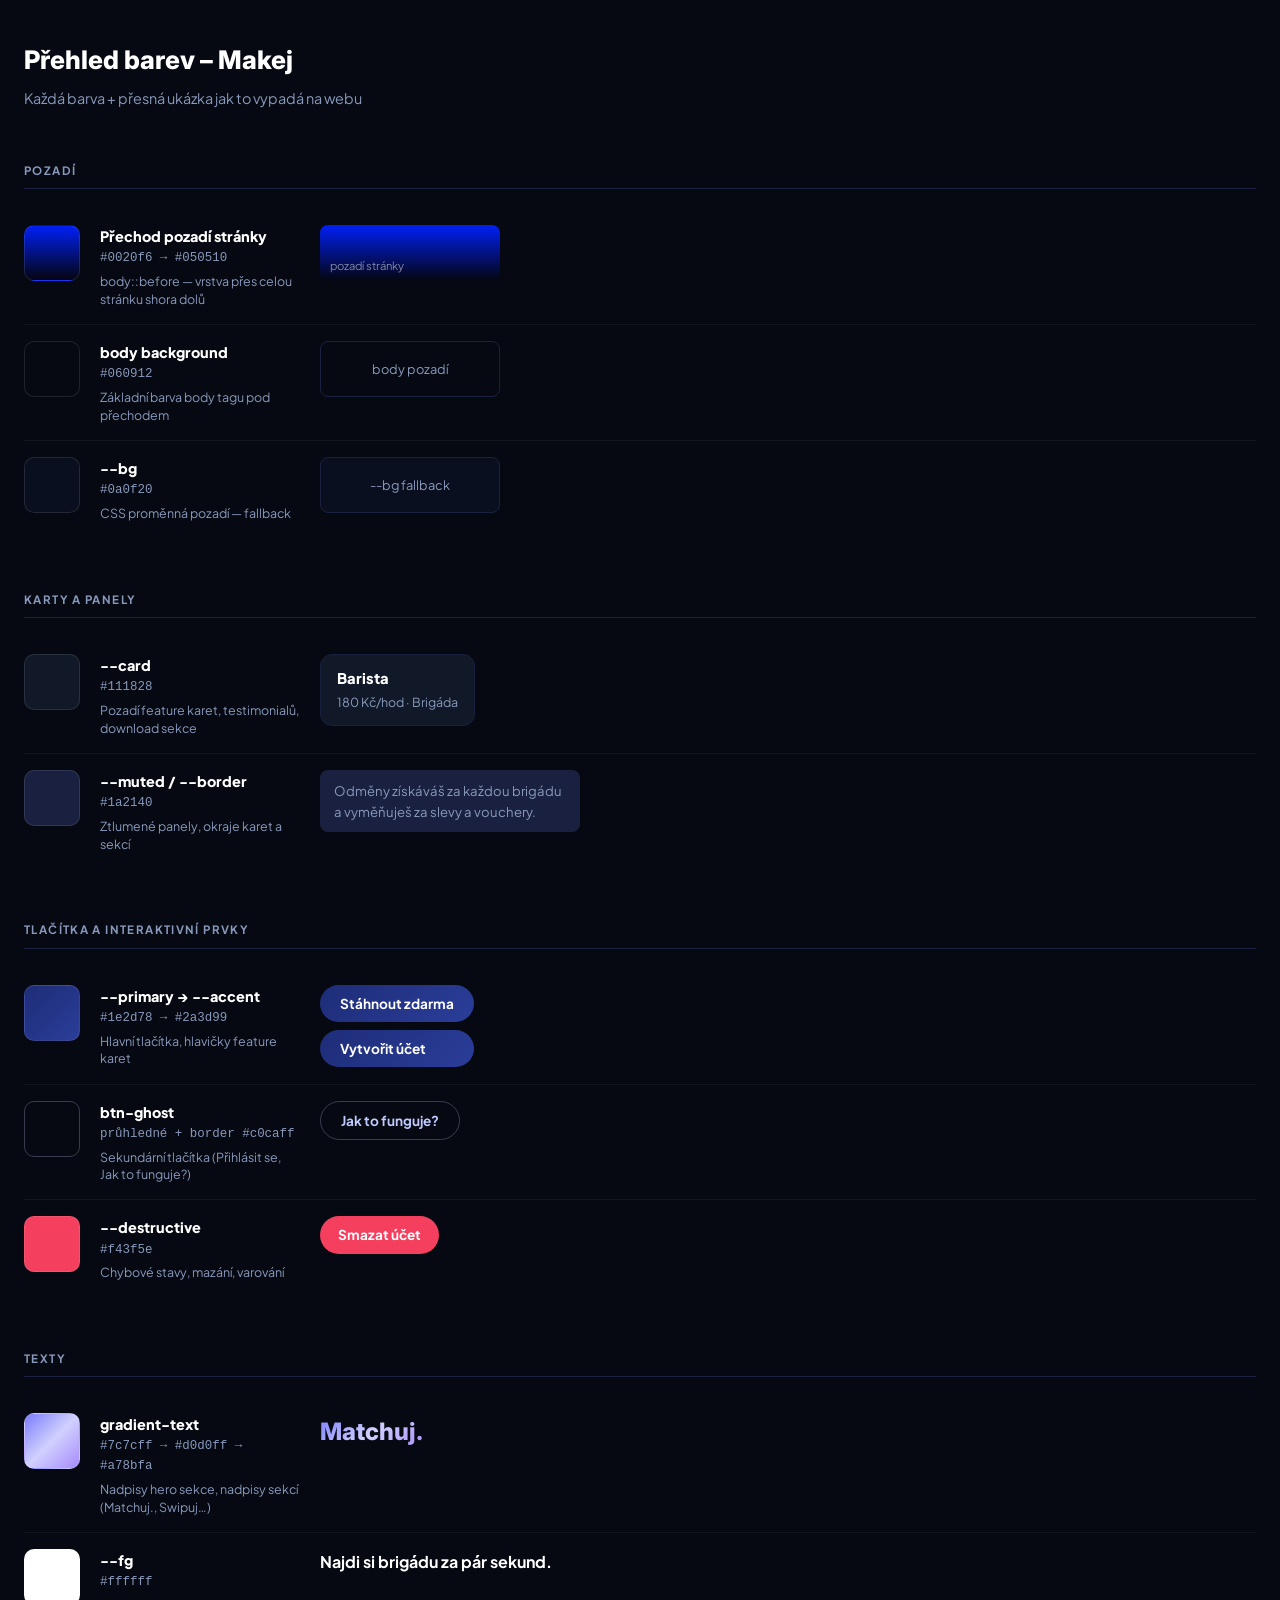
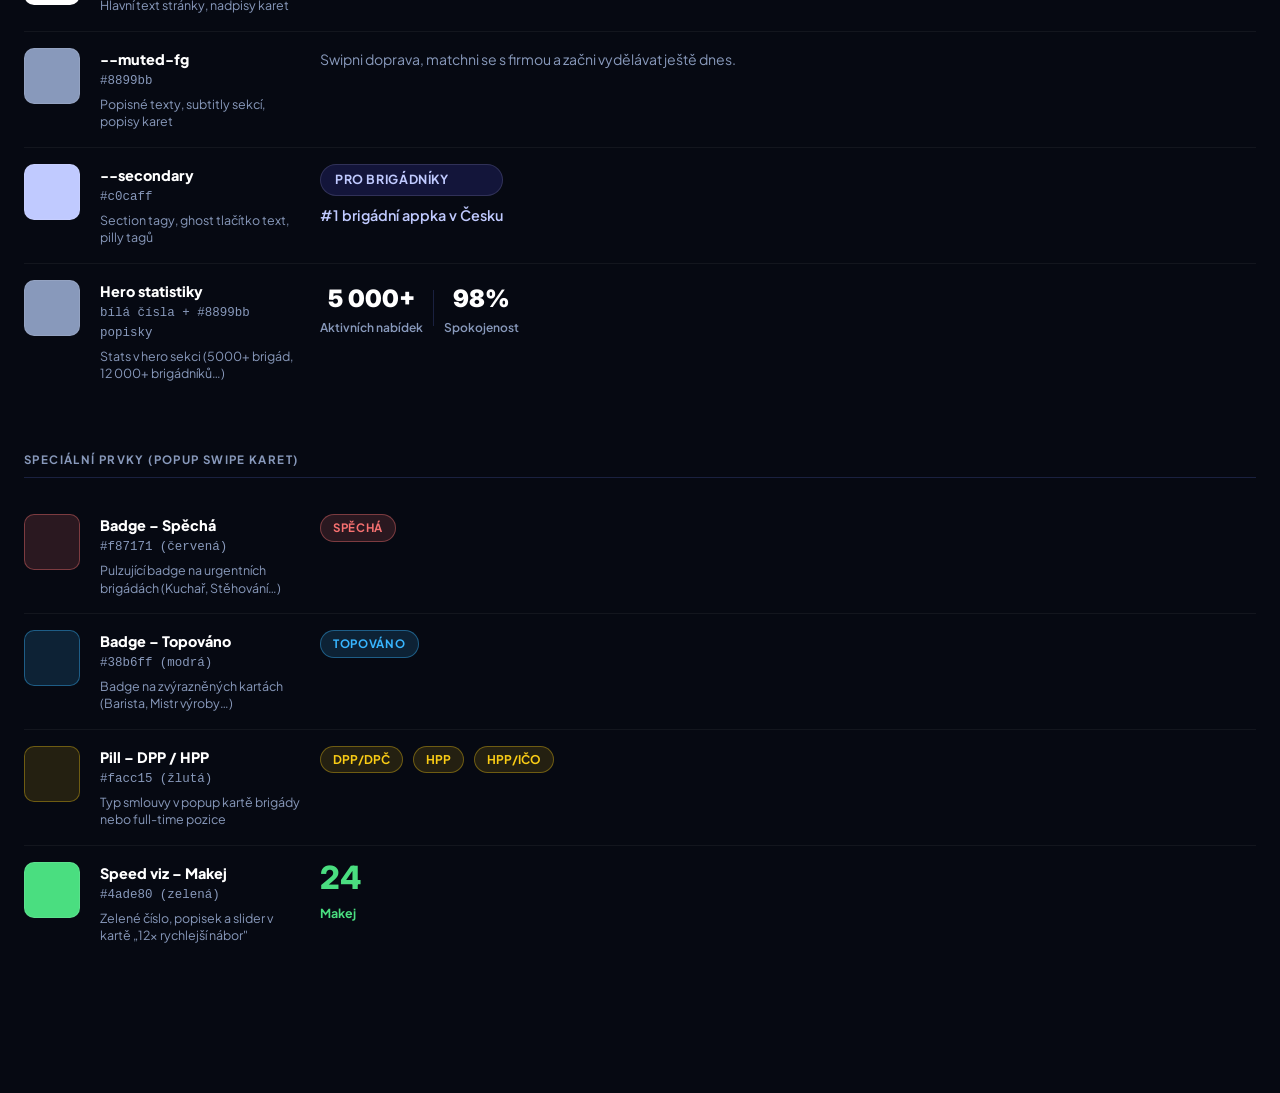
<file: colors.html>
<!DOCTYPE html>
<html lang="cs">
<head>
<meta charset="UTF-8">
<meta name="viewport" content="width=device-width, initial-scale=1.0">
<title>Přehled barev – Makej</title>
<link href="https://fonts.googleapis.com/css2?family=Inter:wght@400;500;600;700;800;900&family=Plus+Jakarta+Sans:wght@400;500;600;700;800&display=swap" rel="stylesheet">
<style>
  *, *::before, *::after { margin: 0; padding: 0; box-sizing: border-box; }
  body {
    font-family: 'Plus Jakarta Sans', sans-serif;
    background: #060912;
    color: #fff;
    padding: 40px 24px 80px;
    line-height: 1.6;
  }

  h1 { font-family: 'Inter', sans-serif; font-size: 1.6rem; font-weight: 800; margin-bottom: 6px; }
  .subtitle { color: #8899bb; margin-bottom: 52px; font-size: .9rem; }

  .section { margin-bottom: 52px; }
  .section-title {
    font-size: .72rem; font-weight: 700; letter-spacing: .12em; text-transform: uppercase;
    color: #8899bb; margin-bottom: 20px; padding-bottom: 8px;
    border-bottom: 1px solid #1a2140;
  }

  /* ── řádek barvy ── */
  .color-row {
    display: flex; align-items: flex-start; gap: 20px;
    padding: 16px 0; border-bottom: 1px solid rgba(255,255,255,.05);
  }
  .color-row:last-child { border-bottom: none; }

  .chip {
    flex-shrink: 0; width: 56px; height: 56px; border-radius: 10px;
    border: 1px solid rgba(255,255,255,.1);
    display: flex; align-items: center; justify-content: center;
  }

  .color-meta { flex: 0 0 200px; }
  .color-name { font-weight: 800; font-size: .9rem; }
  .color-hex  { font-family: 'JetBrains Mono', monospace; font-size: .78rem; color: #8899bb; margin-top: 1px; }
  .color-use  { font-size: .78rem; color: #8899bb; margin-top: 4px; line-height: 1.4; }

  .color-example { flex: 1; display: flex; align-items: center; }

  /* ── ukázky z webu ── */
  .ex-bg-page {
    width: 180px; height: 56px; border-radius: 8px;
    background: linear-gradient(180deg, #0020f6 0%, #050510 100%);
    display: flex; align-items: flex-end; padding: 6px 10px;
    font-size: .7rem; color: rgba(255,255,255,.5);
  }
  .ex-bg-body {
    width: 180px; height: 56px; border-radius: 8px;
    background: #060912; border: 1px solid #1a2140;
    display: flex; align-items: center; justify-content: center;
    font-size: .8rem; color: #8899bb;
  }
  .ex-card {
    background: #111828; border: 1px solid #1a2140; border-radius: 12px;
    padding: 12px 16px;
  }
  .ex-card-title { font-weight: 800; font-size: .92rem; }
  .ex-card-sub   { font-size: .78rem; color: #8899bb; margin-top: 2px; }

  .ex-btn {
    display: inline-flex; align-items: center; gap: 8px;
    padding: 10px 20px; border-radius: 100px;
    background: linear-gradient(135deg, #1e2d78, #2a3d99);
    color: #fff; font-weight: 700; font-size: .85rem; font-family: inherit;
    border: none; cursor: default;
  }
  .ex-btn-ghost {
    display: inline-flex; align-items: center; gap: 8px;
    padding: 10px 20px; border-radius: 100px;
    background: transparent; border: 1px solid rgba(208,208,255,.25);
    color: #c0caff; font-weight: 700; font-size: .85rem; font-family: inherit;
    cursor: default;
  }

  .ex-gradient-text {
    font-family: 'Inter', sans-serif; font-size: 1.5rem; font-weight: 800;
    background: linear-gradient(135deg, #7c7cff, #d0d0ff, #a78bfa);
    -webkit-background-clip: text; background-clip: text;
    -webkit-text-fill-color: transparent;
  }

  .ex-tag {
    display: inline-block; padding: 5px 14px; border-radius: 100px;
    background: rgba(41,41,120,.4); border: 1px solid rgba(208,208,255,.15);
    color: #c0caff; font-size: .78rem; font-weight: 700;
    letter-spacing: .05em; text-transform: uppercase;
  }

  .ex-secondary-text { color: #c0caff; font-weight: 600; font-size: .9rem; }

  .ex-muted-panel {
    background: #1a2140; border-radius: 8px; padding: 10px 14px;
    font-size: .82rem; color: #8899bb; max-width: 260px;
  }
  .ex-muted-text { color: #8899bb; font-size: .88rem; }

  .ex-border-demo {
    border: 1px solid #1a2140; border-radius: 10px; padding: 10px 14px;
    font-size: .82rem; color: #8899bb;
  }

  .ex-badge-urgent {
    display: inline-flex; align-items: center; padding: 4px 12px; border-radius: 100px;
    background: rgba(248,113,113,.15); border: 1px solid rgba(248,113,113,.4);
    color: #f87171; font-size: .72rem; font-weight: 700; letter-spacing: .06em; text-transform: uppercase;
    animation: badge-pulse 1.4s ease-in-out infinite;
  }
  .ex-badge-featured {
    display: inline-flex; align-items: center; padding: 4px 12px; border-radius: 100px;
    background: rgba(56,182,255,.15); border: 1px solid rgba(56,182,255,.4);
    color: #38b6ff; font-size: .72rem; font-weight: 700; letter-spacing: .06em; text-transform: uppercase;
  }
  @keyframes badge-pulse {
    0%,100% { box-shadow: 0 0 0 0 rgba(248,113,113,.45); }
    50%      { box-shadow: 0 0 0 5px rgba(248,113,113,0); }
  }

  .ex-dpp-pill {
    display: inline-block; padding: 3px 12px; border-radius: 100px;
    background: rgba(250,204,21,.12); border: 1px solid rgba(250,204,21,.35);
    color: #facc15; font-size: .75rem; font-weight: 700;
  }
  .ex-speed-count { font-family: 'Inter', sans-serif; font-size: 2rem; font-weight: 800; color: #4ade80; line-height: 1; }
  .ex-speed-label { font-size: .78rem; color: #4ade80; font-weight: 700; margin-top: 2px; }

  .ex-destructive {
    display: inline-flex; align-items: center; padding: 8px 18px; border-radius: 100px;
    background: #f43f5e; color: #fff; font-weight: 700; font-size: .85rem;
  }

  .ex-hero-stat { text-align: center; }
  .ex-hero-stat-num { font-family: 'Inter', sans-serif; font-size: 1.5rem; font-weight: 900; color: #fff; }
  .ex-hero-stat-label { font-size: .75rem; color: #8899bb; font-weight: 600; }

  .gap-column { display: flex; flex-direction: column; gap: 8px; }
  .gap-row    { display: flex; flex-direction: row; gap: 10px; align-items: center; }
</style>
</head>
<body>

<h1>Přehled barev – Makej</h1>
<p class="subtitle">Každá barva + přesná ukázka jak to vypadá na webu</p>

<!-- ──────── POZADÍ ──────── -->
<div class="section">
  <div class="section-title">Pozadí</div>

  <div class="color-row">
    <div class="chip" style="background:linear-gradient(180deg,#0020f6 0%,#050510 100%)"></div>
    <div class="color-meta">
      <div class="color-name">Přechod pozadí stránky</div>
      <div class="color-hex">#0020f6 → #050510</div>
      <div class="color-use">body::before — vrstva přes celou stránku shora dolů</div>
    </div>
    <div class="color-example">
      <div class="ex-bg-page">pozadí stránky</div>
    </div>
  </div>

  <div class="color-row">
    <div class="chip" style="background:#060912"></div>
    <div class="color-meta">
      <div class="color-name">body background</div>
      <div class="color-hex">#060912</div>
      <div class="color-use">Základní barva body tagu pod přechodem</div>
    </div>
    <div class="color-example">
      <div class="ex-bg-body">body pozadí</div>
    </div>
  </div>

  <div class="color-row">
    <div class="chip" style="background:#0a0f20"></div>
    <div class="color-meta">
      <div class="color-name">--bg</div>
      <div class="color-hex">#0a0f20</div>
      <div class="color-use">CSS proměnná pozadí — fallback</div>
    </div>
    <div class="color-example">
      <div class="ex-bg-body" style="background:#0a0f20">--bg fallback</div>
    </div>
  </div>

</div>

<!-- ──────── KARTY & PANELY ──────── -->
<div class="section">
  <div class="section-title">Karty a panely</div>

  <div class="color-row">
    <div class="chip" style="background:#111828"></div>
    <div class="color-meta">
      <div class="color-name">--card</div>
      <div class="color-hex">#111828</div>
      <div class="color-use">Pozadí feature karet, testimonialů, download sekce</div>
    </div>
    <div class="color-example">
      <div class="ex-card">
        <div class="ex-card-title">Barista</div>
        <div class="ex-card-sub">180 Kč/hod · Brigáda</div>
      </div>
    </div>
  </div>

  <div class="color-row">
    <div class="chip" style="background:#1a2140"></div>
    <div class="color-meta">
      <div class="color-name">--muted / --border</div>
      <div class="color-hex">#1a2140</div>
      <div class="color-use">Ztlumené panely, okraje karet a sekcí</div>
    </div>
    <div class="color-example">
      <div class="ex-muted-panel">
        Odměny získáváš za každou brigádu a vyměňuješ za slevy a vouchery.
      </div>
    </div>
  </div>

</div>

<!-- ──────── TLAČÍTKA ──────── -->
<div class="section">
  <div class="section-title">Tlačítka a interaktivní prvky</div>

  <div class="color-row">
    <div class="chip" style="background:linear-gradient(135deg,#1e2d78,#2a3d99)"></div>
    <div class="color-meta">
      <div class="color-name">--primary → --accent</div>
      <div class="color-hex">#1e2d78 → #2a3d99</div>
      <div class="color-use">Hlavní tlačítka, hlavičky feature karet</div>
    </div>
    <div class="color-example">
      <div class="gap-column">
        <button class="ex-btn">Stáhnout zdarma</button>
        <button class="ex-btn">Vytvořit účet</button>
      </div>
    </div>
  </div>

  <div class="color-row">
    <div class="chip" style="background:transparent;border:1px solid rgba(208,208,255,.25)"></div>
    <div class="color-meta">
      <div class="color-name">btn-ghost</div>
      <div class="color-hex">průhledné + border #c0caff</div>
      <div class="color-use">Sekundární tlačítka (Přihlásit se, Jak to funguje?)</div>
    </div>
    <div class="color-example">
      <button class="ex-btn-ghost">Jak to funguje?</button>
    </div>
  </div>

  <div class="color-row">
    <div class="chip" style="background:#f43f5e"></div>
    <div class="color-meta">
      <div class="color-name">--destructive</div>
      <div class="color-hex">#f43f5e</div>
      <div class="color-use">Chybové stavy, mazání, varování</div>
    </div>
    <div class="color-example">
      <div class="ex-destructive">Smazat účet</div>
    </div>
  </div>

</div>

<!-- ──────── TEXT ──────── -->
<div class="section">
  <div class="section-title">Texty</div>

  <div class="color-row">
    <div class="chip" style="background:linear-gradient(135deg,#7c7cff,#d0d0ff,#a78bfa)"></div>
    <div class="color-meta">
      <div class="color-name">gradient-text</div>
      <div class="color-hex">#7c7cff → #d0d0ff → #a78bfa</div>
      <div class="color-use">Nadpisy hero sekce, nadpisy sekcí (Matchuj., Swipuj…)</div>
    </div>
    <div class="color-example">
      <div class="ex-gradient-text">Matchuj.</div>
    </div>
  </div>

  <div class="color-row">
    <div class="chip" style="background:#ffffff"></div>
    <div class="color-meta">
      <div class="color-name">--fg</div>
      <div class="color-hex">#ffffff</div>
      <div class="color-use">Hlavní text stránky, nadpisy karet</div>
    </div>
    <div class="color-example">
      <div style="font-size:1rem;font-weight:700;color:#fff">Najdi si brigádu za pár sekund.</div>
    </div>
  </div>

  <div class="color-row">
    <div class="chip" style="background:#8899bb"></div>
    <div class="color-meta">
      <div class="color-name">--muted-fg</div>
      <div class="color-hex">#8899bb</div>
      <div class="color-use">Popisné texty, subtitly sekcí, popisy karet</div>
    </div>
    <div class="color-example">
      <div class="ex-muted-text">Swipni doprava, matchni se s firmou a začni vydělávat ještě dnes.</div>
    </div>
  </div>

  <div class="color-row">
    <div class="chip" style="background:#c0caff"></div>
    <div class="color-meta">
      <div class="color-name">--secondary</div>
      <div class="color-hex">#c0caff</div>
      <div class="color-use">Section tagy, ghost tlačítko text, pilly tagů</div>
    </div>
    <div class="color-example">
      <div class="gap-column">
        <div class="ex-tag">Pro brigádníky</div>
        <div class="ex-secondary-text">#1 brigádní appka v Česku</div>
      </div>
    </div>
  </div>

  <div class="color-row">
    <div class="chip" style="background:#8899bb"></div>
    <div class="color-meta">
      <div class="color-name">Hero statistiky</div>
      <div class="color-hex">bílá čísla + #8899bb popisky</div>
      <div class="color-use">Stats v hero sekci (5000+ brigád, 12 000+ brigádníků…)</div>
    </div>
    <div class="color-example">
      <div class="gap-row">
        <div class="ex-hero-stat">
          <div class="ex-hero-stat-num">5 000+</div>
          <div class="ex-hero-stat-label">Aktivních nabídek</div>
        </div>
        <div style="width:1px;height:36px;background:#1a2140"></div>
        <div class="ex-hero-stat">
          <div class="ex-hero-stat-num">98%</div>
          <div class="ex-hero-stat-label">Spokojenost</div>
        </div>
      </div>
    </div>
  </div>

</div>

<!-- ──────── SPECIÁLNÍ PRVKY ──────── -->
<div class="section">
  <div class="section-title">Speciální prvky (popup swipe karet)</div>

  <div class="color-row">
    <div class="chip" style="background:rgba(248,113,113,.15);border:1px solid rgba(248,113,113,.4)"></div>
    <div class="color-meta">
      <div class="color-name">Badge – Spěchá</div>
      <div class="color-hex">#f87171 (červená)</div>
      <div class="color-use">Pulzující badge na urgentních brigádách (Kuchař, Stěhování…)</div>
    </div>
    <div class="color-example">
      <span class="ex-badge-urgent">Spěchá</span>
    </div>
  </div>

  <div class="color-row">
    <div class="chip" style="background:rgba(56,182,255,.15);border:1px solid rgba(56,182,255,.4)"></div>
    <div class="color-meta">
      <div class="color-name">Badge – Topováno</div>
      <div class="color-hex">#38b6ff (modrá)</div>
      <div class="color-use">Badge na zvýrazněných kartách (Barista, Mistr výroby…)</div>
    </div>
    <div class="color-example">
      <span class="ex-badge-featured">Topováno</span>
    </div>
  </div>

  <div class="color-row">
    <div class="chip" style="background:rgba(250,204,21,.12);border:1px solid rgba(250,204,21,.35)"></div>
    <div class="color-meta">
      <div class="color-name">Pill – DPP / HPP</div>
      <div class="color-hex">#facc15 (žlutá)</div>
      <div class="color-use">Typ smlouvy v popup kartě brigády nebo full-time pozice</div>
    </div>
    <div class="color-example">
      <div class="gap-row">
        <span class="ex-dpp-pill">DPP/DPČ</span>
        <span class="ex-dpp-pill">HPP</span>
        <span class="ex-dpp-pill">HPP/IČO</span>
      </div>
    </div>
  </div>

  <div class="color-row">
    <div class="chip" style="background:#4ade80"></div>
    <div class="color-meta">
      <div class="color-name">Speed viz – Makej</div>
      <div class="color-hex">#4ade80 (zelená)</div>
      <div class="color-use">Zelené číslo, popisek a slider v kartě „12× rychlejší nábor"</div>
    </div>
    <div class="color-example">
      <div class="gap-column">
        <div class="ex-speed-count">24</div>
        <div class="ex-speed-label">Makej</div>
      </div>
    </div>
  </div>

</div>

</body>
</html>
</file>
